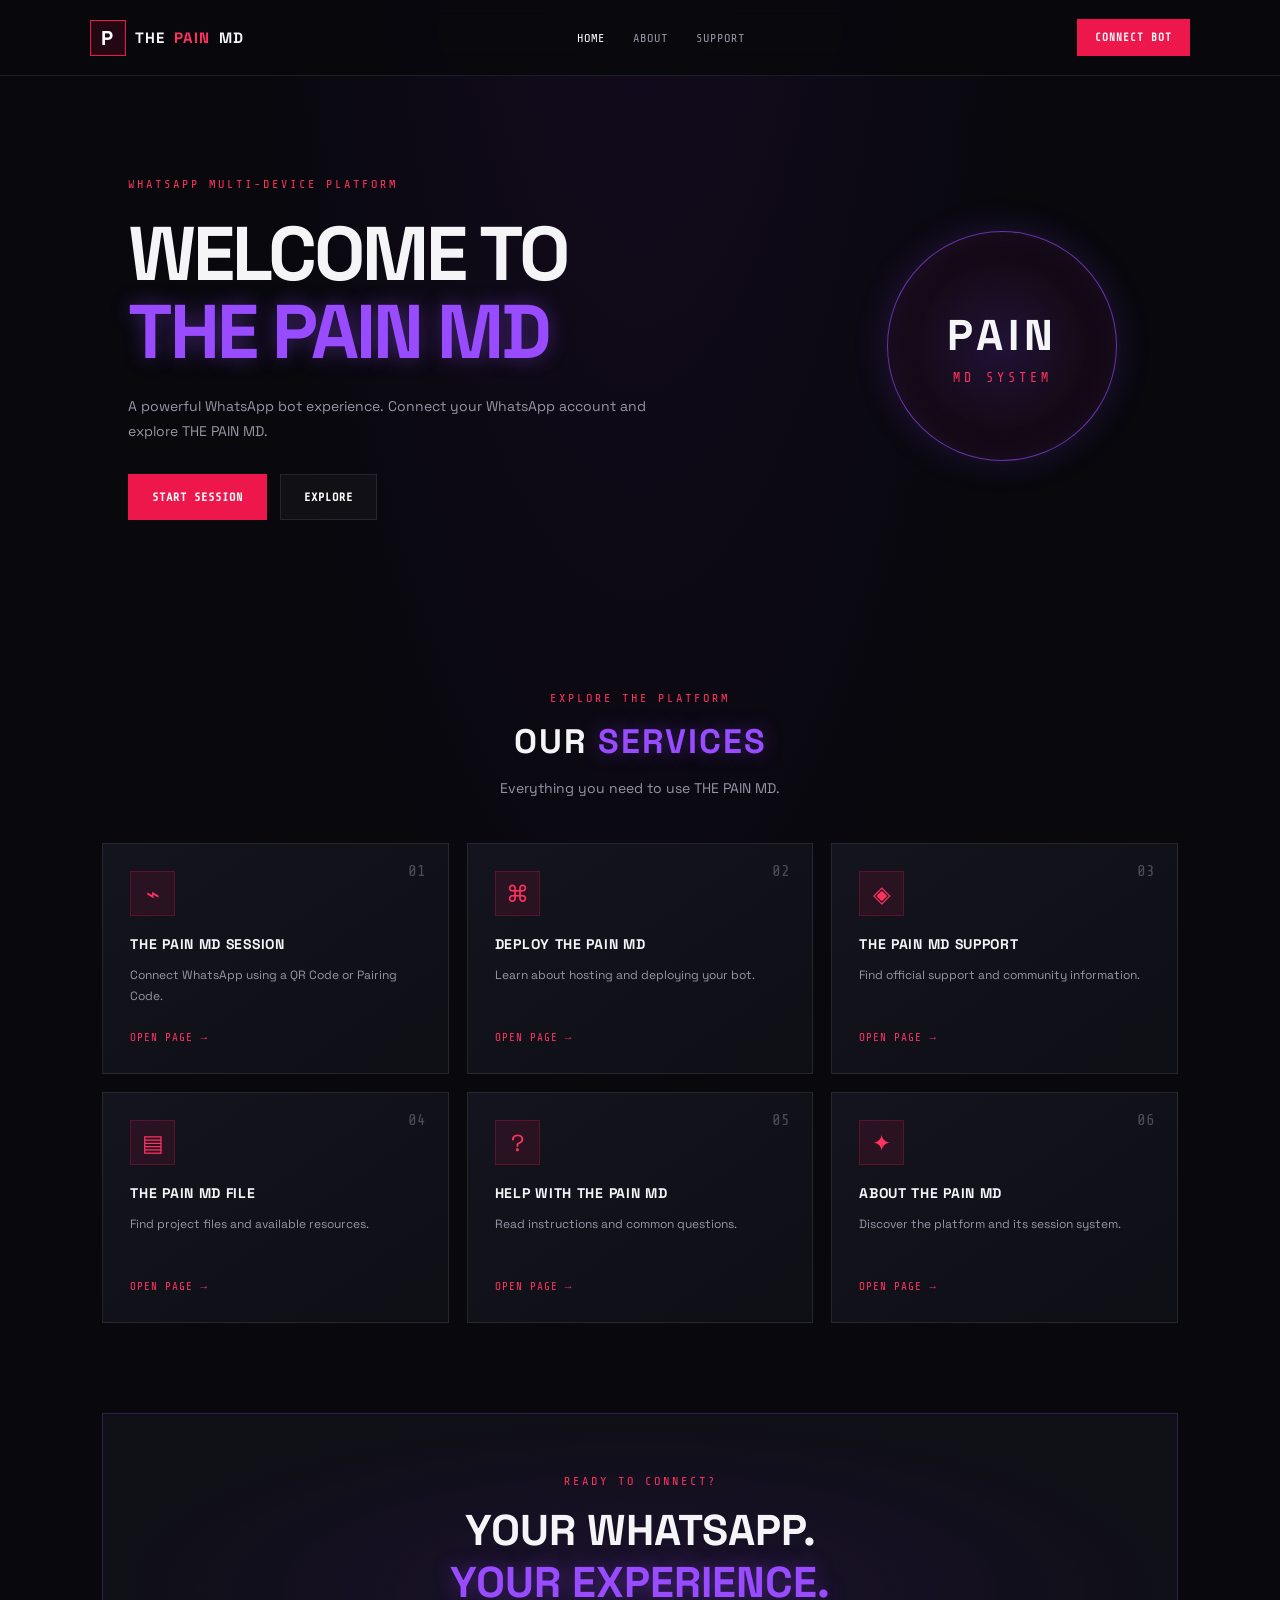
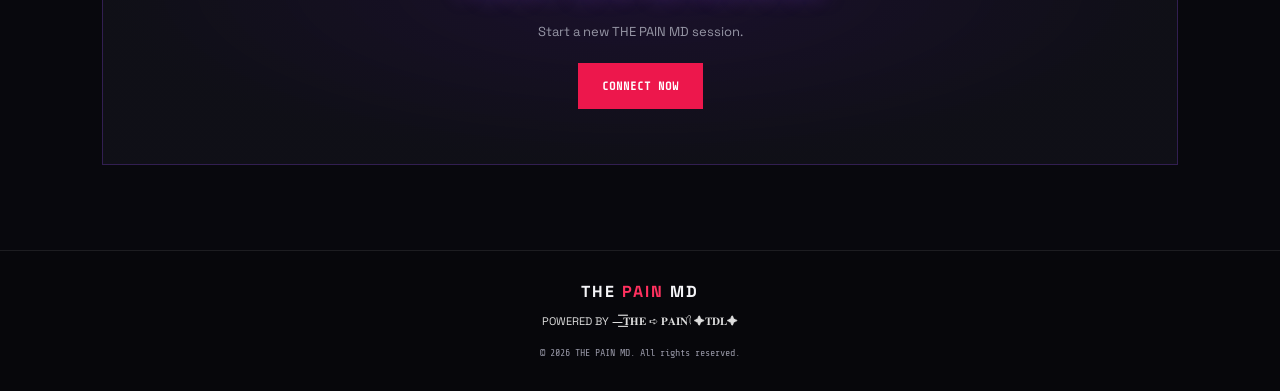
<file: index.html>
<!DOCTYPE html>
<html lang="en">
<head>
  <meta charset="UTF-8">
  <meta name="viewport" content="width=device-width, initial-scale=1.0">
  <meta name="theme-color" content="#08080d">
  <meta name="description" content="THE PAIN MD WhatsApp Multi-Device Platform">
  <title>THE PAIN MD | Home</title>
  <link rel="stylesheet" href="style.css">
  <script src="script.js" defer></script>
</head>
<body>
<header class="navbar">
  <a class="brand" href="index.html">
    <span class="brand-icon">P</span>THE <strong>PAIN</strong> MD
  </a>
  <nav class="nav-links">
    <a class="active" href="index.html">HOME</a>
    <a href="about.html">ABOUT</a>
    <a href="support.html">SUPPORT</a>
  </nav>
  <a class="nav-button" href="session.html">CONNECT BOT</a>
</header>

<main>
  <section class="hero">
    <div class="hero-content">
      <span class="eyebrow">WHATSAPP MULTI-DEVICE PLATFORM</span>
      <h1>WELCOME TO<br><span>THE PAIN MD</span></h1>
      <p>
        A powerful WhatsApp bot experience. Connect your WhatsApp account
        and explore THE PAIN MD.
      </p>
      <div class="hero-actions">
        <a href="session.html" class="primary-button">START SESSION</a>
        <a href="#services" class="secondary-button">EXPLORE</a>
      </div>
    </div>

    <div class="hero-mark">
      <div class="glow-circle">
        <span>PAIN</span>
        <small>MD SYSTEM</small>
      </div>
    </div>
  </section>

  <section class="section" id="services">
    <div class="section-heading">
      <span class="eyebrow">EXPLORE THE PLATFORM</span>
      <h2>OUR <span>SERVICES</span></h2>
      <p>Everything you need to use THE PAIN MD.</p>
    </div>

    <div class="service-grid">
      <a class="service-card" href="session.html">
        <span class="card-number">01</span>
        <div class="service-icon">⌁</div>
        <h3>THE PAIN MD SESSION</h3>
        <p>Connect WhatsApp using a QR Code or Pairing Code.</p>
        <span class="card-link">OPEN PAGE →</span>
      </a>

      <a class="service-card" href="deploy.html">
        <span class="card-number">02</span>
        <div class="service-icon">⌘</div>
        <h3>DEPLOY THE PAIN MD</h3>
        <p>Learn about hosting and deploying your bot.</p>
        <span class="card-link">OPEN PAGE →</span>
      </a>

      <a class="service-card" href="support.html">
        <span class="card-number">03</span>
        <div class="service-icon">◈</div>
        <h3>THE PAIN MD SUPPORT</h3>
        <p>Find official support and community information.</p>
        <span class="card-link">OPEN PAGE →</span>
      </a>

      <a class="service-card" href="files.html">
        <span class="card-number">04</span>
        <div class="service-icon">▤</div>
        <h3>THE PAIN MD FILE</h3>
        <p>Find project files and available resources.</p>
        <span class="card-link">OPEN PAGE →</span>
      </a>

      <a class="service-card" href="help.html">
        <span class="card-number">05</span>
        <div class="service-icon">?</div>
        <h3>HELP WITH THE PAIN MD</h3>
        <p>Read instructions and common questions.</p>
        <span class="card-link">OPEN PAGE →</span>
      </a>

      <a class="service-card" href="about.html">
        <span class="card-number">06</span>
        <div class="service-icon">✦</div>
        <h3>ABOUT THE PAIN MD</h3>
        <p>Discover the platform and its session system.</p>
        <span class="card-link">OPEN PAGE →</span>
      </a>
    </div>
  </section>

  <section class="wide-banner">
    <span class="eyebrow">READY TO CONNECT?</span>
    <h2>YOUR WHATSAPP.<br><span>YOUR EXPERIENCE.</span></h2>
    <p>Start a new THE PAIN MD session.</p>
    <a href="session.html" class="primary-button">CONNECT NOW</a>
  </section>
</main>

<footer class="footer">
  <div class="footer-brand">THE <strong>PAIN</strong> MD</div>
  <p>POWERED BY —͟͟͞͞𝐓𝐇𝐄 ➪ 𝐏𝐀𝐈𝐍 ᭄ ✦𝐓𝐃𝐋✦</p>
  <small>© <span class="current-year"></span> THE PAIN MD. All rights reserved.</small>
</footer>
</body>
</html>
</file>
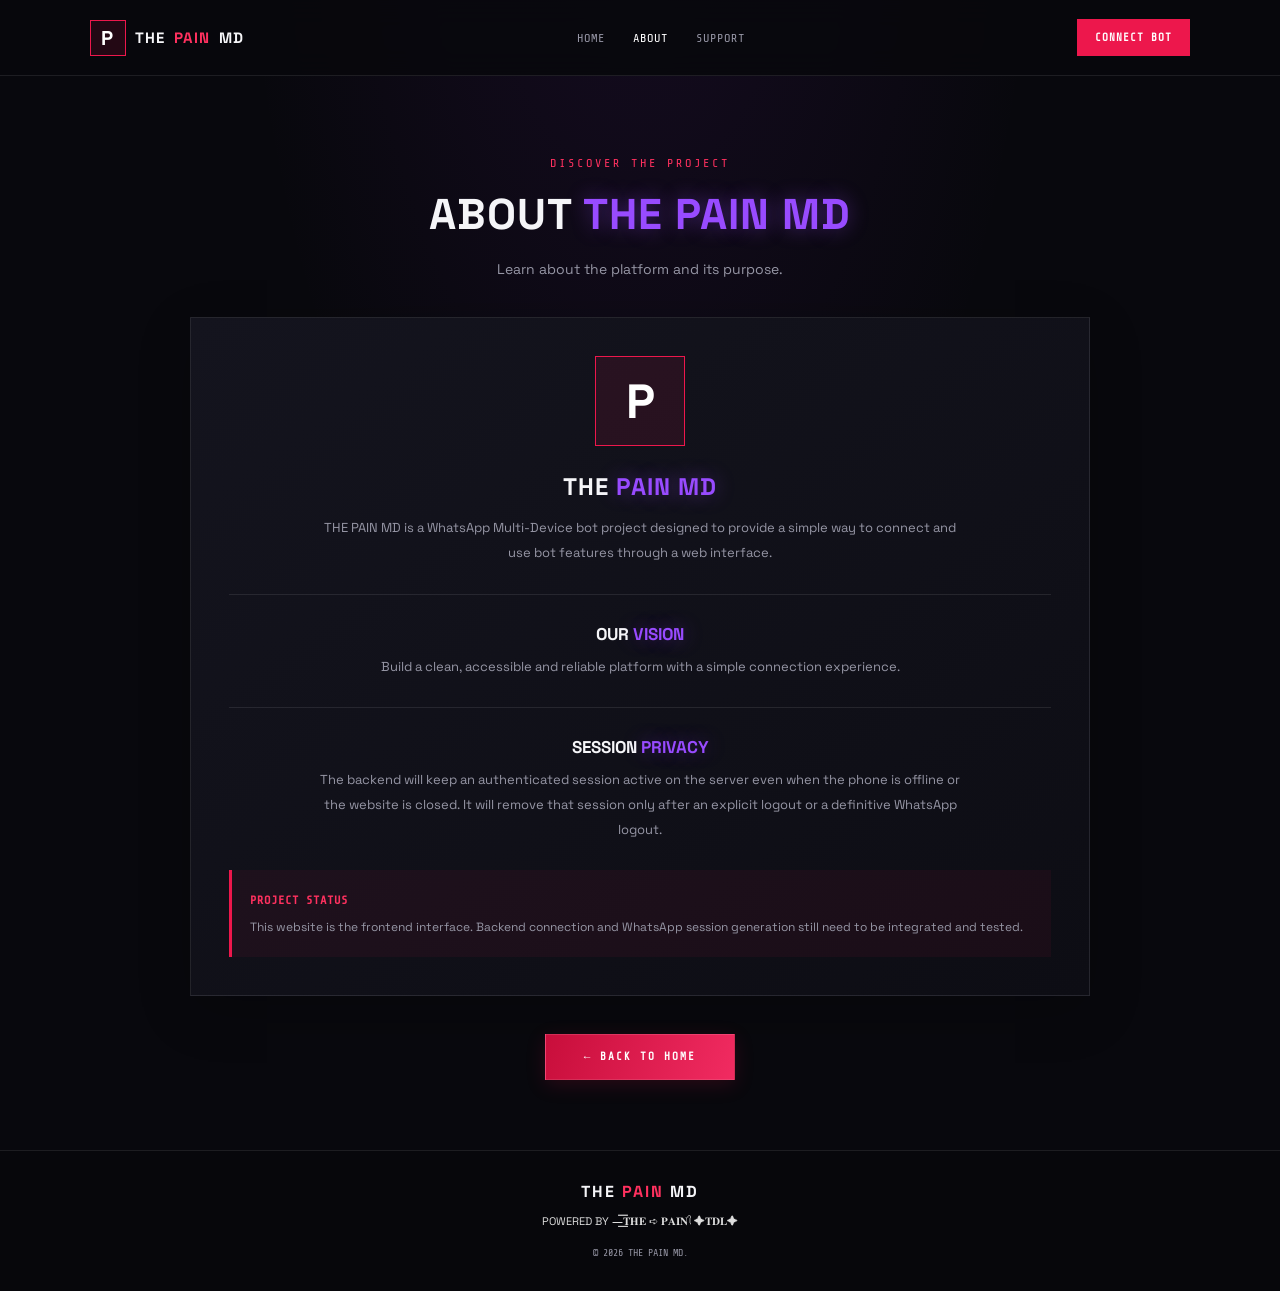
<file: about.html>
<!DOCTYPE html>
<html lang="en">
<head>
  <meta charset="UTF-8">
  <meta name="viewport" content="width=device-width, initial-scale=1.0">
  <meta name="theme-color" content="#08080d">
  <title>THE PAIN MD | About</title>
  <link rel="stylesheet" href="style.css">
  <script src="script.js" defer></script>
</head>
<body>
<header class="navbar">
  <a class="brand" href="index.html">
    <span class="brand-icon">P</span>THE <strong>PAIN</strong> MD
  </a>
  <nav class="nav-links">
    <a href="index.html">HOME</a>
    <a class="active" href="about.html">ABOUT</a>
    <a href="support.html">SUPPORT</a>
  </nav>
  <a class="nav-button" href="session.html">CONNECT BOT</a>
</header>

<main class="page-main">
  <section class="page-heading">
    <span class="eyebrow">DISCOVER THE PROJECT</span>
    <h1>ABOUT <span>THE PAIN MD</span></h1>
    <p>Learn about the platform and its purpose.</p>
  </section>

  <section class="content-panel">
    <div class="about-logo">P</div>
    <h2>THE <span>PAIN MD</span></h2>

    <p>
      THE PAIN MD is a WhatsApp Multi-Device bot project designed
      to provide a simple way to connect and use bot features
      through a web interface.
    </p>

    <div class="about-divider"></div>

    <h3>OUR <span>VISION</span></h3>
    <p>
      Build a clean, accessible and reliable platform
      with a simple connection experience.
    </p>

    <div class="about-divider"></div>

    <h3>SESSION <span>PRIVACY</span></h3>
    <p>
      The backend will keep an authenticated session active on the server
      even when the phone is offline or the website is closed.
      It will remove that session only after an explicit logout
      or a definitive WhatsApp logout.
    </p>

    <div class="notice">
      <strong>PROJECT STATUS</strong>
      <p>
        This website is the frontend interface.
        Backend connection and WhatsApp session generation
        still need to be integrated and tested.
      </p>
    </div>
  </section>

  <a href="index.html" class="back-button">← BACK TO HOME</a>
</main>

<footer class="footer">
  <div class="footer-brand">THE <strong>PAIN</strong> MD</div>
  <p>POWERED BY —͟͟͞͞𝐓𝐇𝐄 ➪ 𝐏𝐀𝐈𝐍 ᭄ ✦𝐓𝐃𝐋✦</p>
  <small>© <span class="current-year"></span> THE PAIN MD.</small>
</footer>
</body>
</html>
</file>
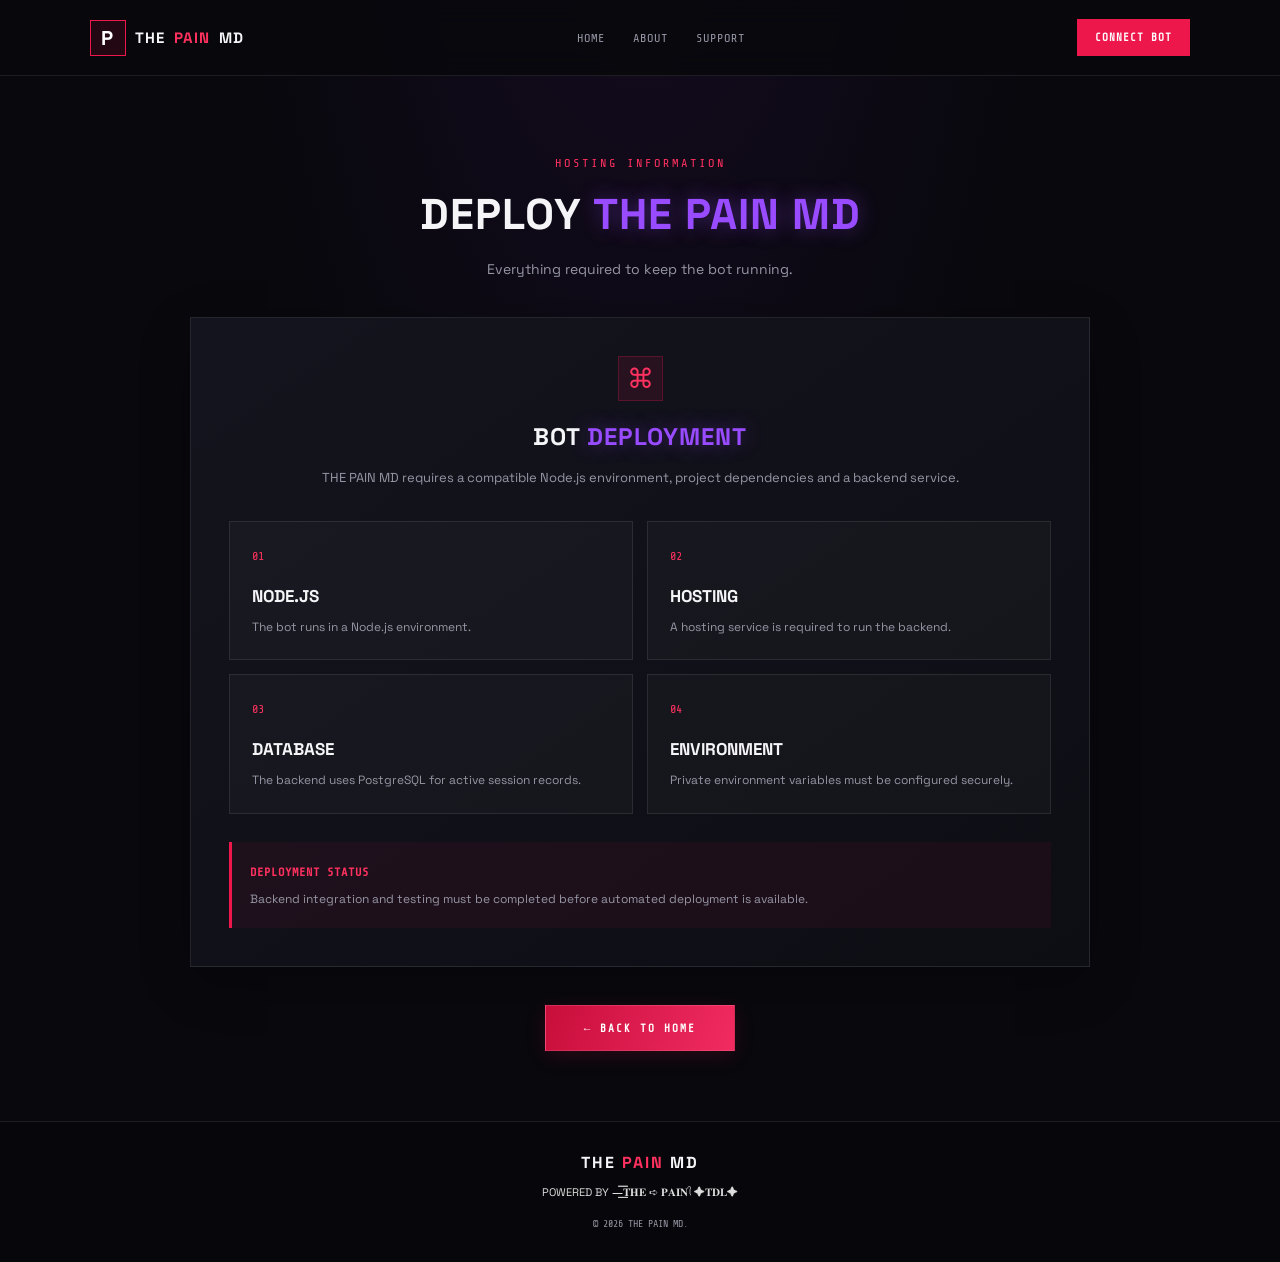
<file: deploy.html>
<!DOCTYPE html>
<html lang="en">
<head>
  <meta charset="UTF-8">
  <meta name="viewport" content="width=device-width, initial-scale=1.0">
  <meta name="theme-color" content="#08080d">
  <title>THE PAIN MD | Deploy</title>
  <link rel="stylesheet" href="style.css">
  <script src="script.js" defer></script>
</head>
<body>
<header class="navbar">
  <a class="brand" href="index.html">
    <span class="brand-icon">P</span>THE <strong>PAIN</strong> MD
  </a>
  <nav class="nav-links">
    <a href="index.html">HOME</a>
    <a href="about.html">ABOUT</a>
    <a href="support.html">SUPPORT</a>
  </nav>
  <a class="nav-button" href="session.html">CONNECT BOT</a>
</header>

<main class="page-main">
  <section class="page-heading">
    <span class="eyebrow">HOSTING INFORMATION</span>
    <h1>DEPLOY <span>THE PAIN MD</span></h1>
    <p>Everything required to keep the bot running.</p>
  </section>

  <section class="content-panel">
    <div class="panel-icon">⌘</div>
    <h2>BOT <span>DEPLOYMENT</span></h2>
    <p>
      THE PAIN MD requires a compatible Node.js environment,
      project dependencies and a backend service.
    </p>

    <div class="info-grid">
      <article class="info-card">
        <span class="info-index">01</span>
        <h3>NODE.JS</h3>
        <p>The bot runs in a Node.js environment.</p>
      </article>

      <article class="info-card">
        <span class="info-index">02</span>
        <h3>HOSTING</h3>
        <p>A hosting service is required to run the backend.</p>
      </article>

      <article class="info-card">
        <span class="info-index">03</span>
        <h3>DATABASE</h3>
        <p>The backend uses PostgreSQL for active session records.</p>
      </article>

      <article class="info-card">
        <span class="info-index">04</span>
        <h3>ENVIRONMENT</h3>
        <p>Private environment variables must be configured securely.</p>
      </article>
    </div>

    <div class="notice">
      <strong>DEPLOYMENT STATUS</strong>
      <p>
        Backend integration and testing must be completed
        before automated deployment is available.
      </p>
    </div>
  </section>

  <a href="index.html" class="back-button">← BACK TO HOME</a>
</main>

<footer class="footer">
  <div class="footer-brand">THE <strong>PAIN</strong> MD</div>
  <p>POWERED BY —͟͟͞͞𝐓𝐇𝐄 ➪ 𝐏𝐀𝐈𝐍 ᭄ ✦𝐓𝐃𝐋✦</p>
  <small>© <span class="current-year"></span> THE PAIN MD.</small>
</footer>
</body>
</html>
</file>
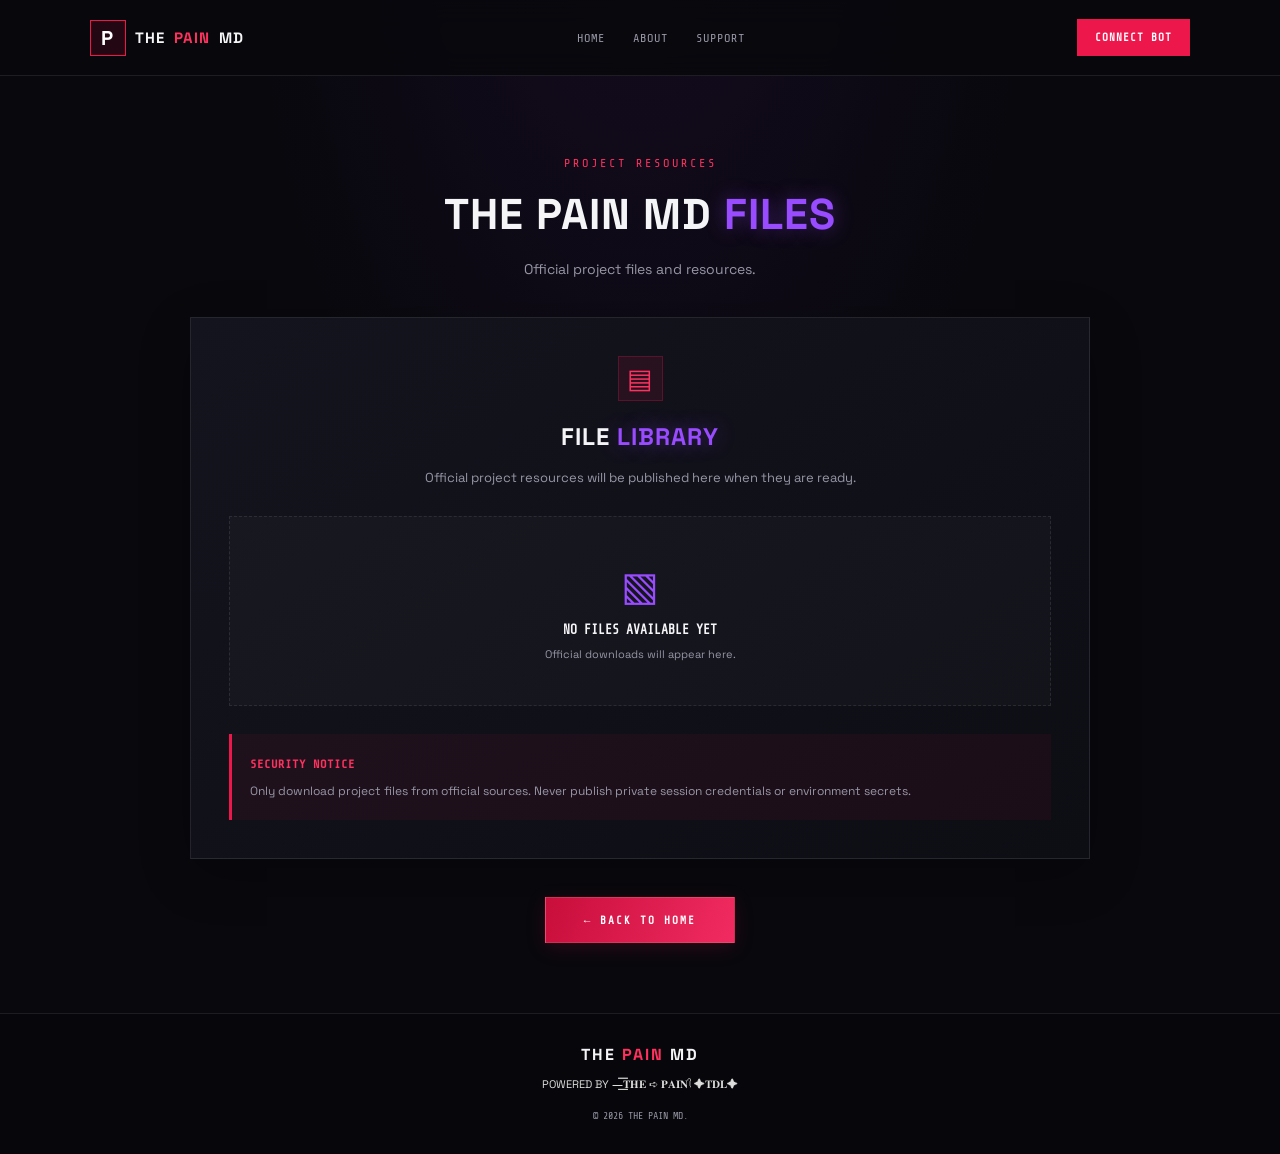
<file: files.html>
<!DOCTYPE html>
<html lang="en">
<head>
  <meta charset="UTF-8">
  <meta name="viewport" content="width=device-width, initial-scale=1.0">
  <meta name="theme-color" content="#08080d">
  <title>THE PAIN MD | Files</title>
  <link rel="stylesheet" href="style.css">
  <script src="script.js" defer></script>
</head>
<body>
<header class="navbar">
  <a class="brand" href="index.html">
    <span class="brand-icon">P</span>THE <strong>PAIN</strong> MD
  </a>
  <nav class="nav-links">
    <a href="index.html">HOME</a>
    <a href="about.html">ABOUT</a>
    <a href="support.html">SUPPORT</a>
  </nav>
  <a class="nav-button" href="session.html">CONNECT BOT</a>
</header>

<main class="page-main">
  <section class="page-heading">
    <span class="eyebrow">PROJECT RESOURCES</span>
    <h1>THE PAIN MD <span>FILES</span></h1>
    <p>Official project files and resources.</p>
  </section>

  <section class="content-panel">
    <div class="panel-icon">▤</div>
    <h2>FILE <span>LIBRARY</span></h2>
    <p>
      Official project resources will be published here
      when they are ready.
    </p>

    <div class="file-placeholder">
      <div class="file-symbol">▧</div>
      <strong>NO FILES AVAILABLE YET</strong>
      <small>Official downloads will appear here.</small>
    </div>

    <div class="notice">
      <strong>SECURITY NOTICE</strong>
      <p>
        Only download project files from official sources.
        Never publish private session credentials or environment secrets.
      </p>
    </div>
  </section>

  <a href="index.html" class="back-button">← BACK TO HOME</a>
</main>

<footer class="footer">
  <div class="footer-brand">THE <strong>PAIN</strong> MD</div>
  <p>POWERED BY —͟͟͞͞𝐓𝐇𝐄 ➪ 𝐏𝐀𝐈𝐍 ᭄ ✦𝐓𝐃𝐋✦</p>
  <small>© <span class="current-year"></span> THE PAIN MD.</small>
</footer>
</body>
</html>
</file>
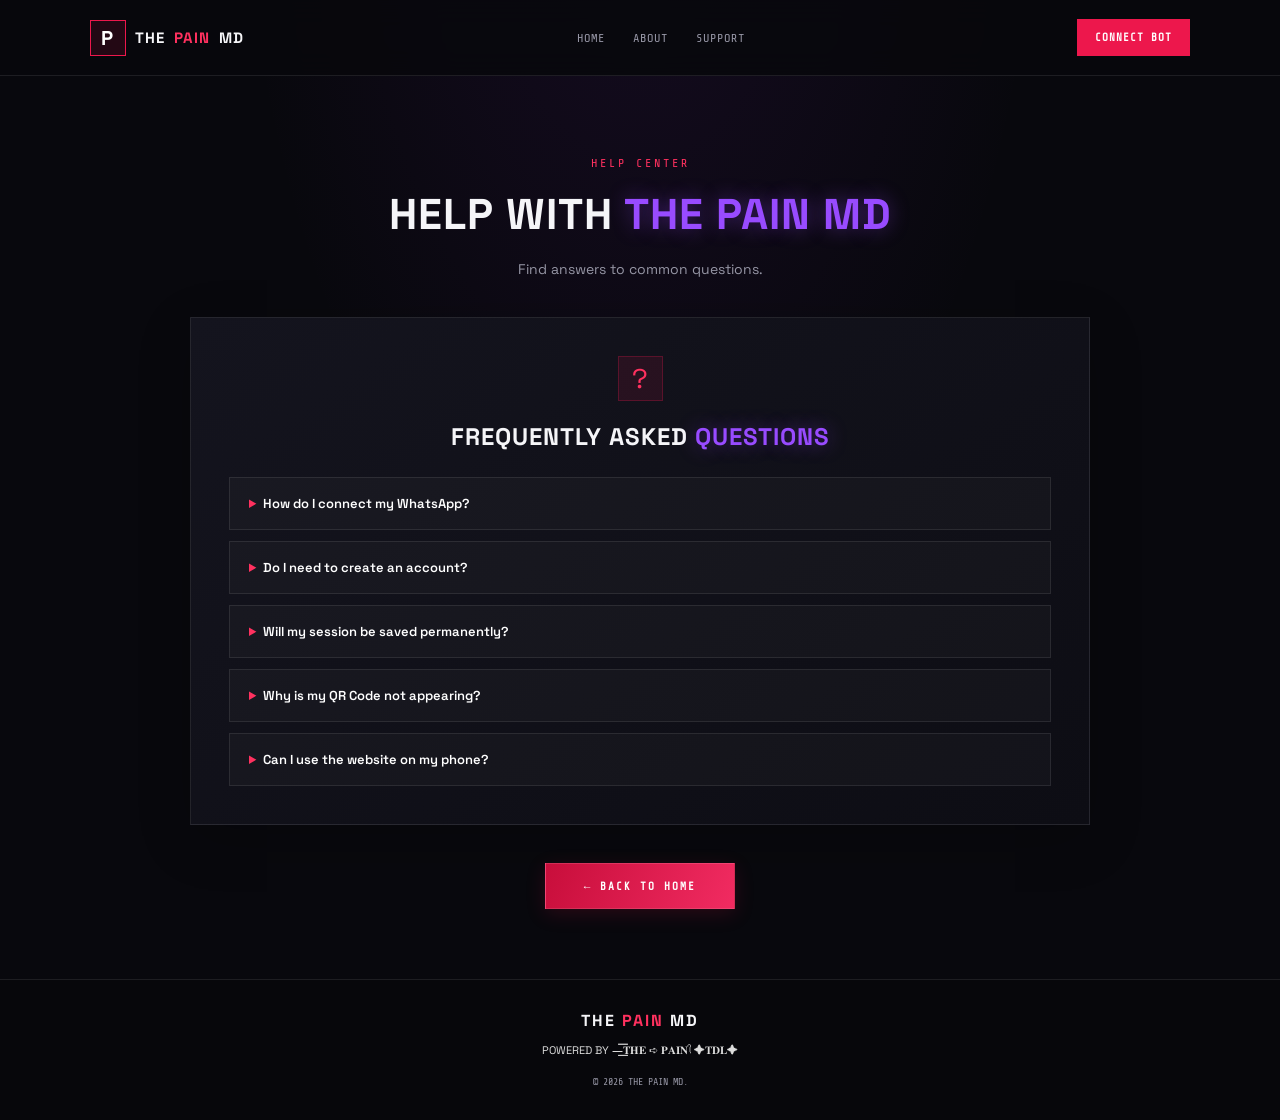
<file: help.html>
<!DOCTYPE html>
<html lang="en">
<head>
  <meta charset="UTF-8">
  <meta name="viewport" content="width=device-width, initial-scale=1.0">
  <meta name="theme-color" content="#08080d">
  <title>THE PAIN MD | Help</title>
  <link rel="stylesheet" href="style.css">
  <script src="script.js" defer></script>
</head>
<body>
<header class="navbar">
  <a class="brand" href="index.html">
    <span class="brand-icon">P</span>THE <strong>PAIN</strong> MD
  </a>
  <nav class="nav-links">
    <a href="index.html">HOME</a>
    <a href="about.html">ABOUT</a>
    <a href="support.html">SUPPORT</a>
  </nav>
  <a class="nav-button" href="session.html">CONNECT BOT</a>
</header>

<main class="page-main">
  <section class="page-heading">
    <span class="eyebrow">HELP CENTER</span>
    <h1>HELP WITH <span>THE PAIN MD</span></h1>
    <p>Find answers to common questions.</p>
  </section>

  <section class="content-panel">
    <div class="panel-icon">?</div>
    <h2>FREQUENTLY ASKED <span>QUESTIONS</span></h2>

    <div class="faq-list">
      <details class="faq-item">
        <summary>How do I connect my WhatsApp?</summary>
        <p>
          Open the Session page, choose QR Code or Pairing Code
          and follow the instructions. Actual connection requires
          the backend service.
        </p>
      </details>

      <details class="faq-item">
        <summary>Do I need to create an account?</summary>
        <p>
          No website account or password is planned for accessing
          the platform.
        </p>
      </details>

      <details class="faq-item">
        <summary>Will my session be saved permanently?</summary>
        <p>
          Closing the website or taking your phone offline does not end
          an active bot session. The server keeps it running and attempts
          to reconnect after temporary network interruptions.
          Authentication data is deleted only after an explicit logout
          or a definitive WhatsApp logout.
        </p>
      </details>

      <details class="faq-item">
        <summary>Why is my QR Code not appearing?</summary>
        <p>
          QR generation requires the backend service.
          The frontend alone cannot create a WhatsApp session.
        </p>
      </details>

      <details class="faq-item">
        <summary>Can I use the website on my phone?</summary>
        <p>
          Yes. The interface is responsive and adapts to mobile screens.
        </p>
      </details>
    </div>
  </section>

  <a href="index.html" class="back-button">← BACK TO HOME</a>
</main>

<footer class="footer">
  <div class="footer-brand">THE <strong>PAIN</strong> MD</div>
  <p>POWERED BY —͟͟͞͞𝐓𝐇𝐄 ➪ 𝐏𝐀𝐈𝐍 ᭄ ✦𝐓𝐃𝐋✦</p>
  <small>© <span class="current-year"></span> THE PAIN MD.</small>
</footer>
</body>
</html>
</file>
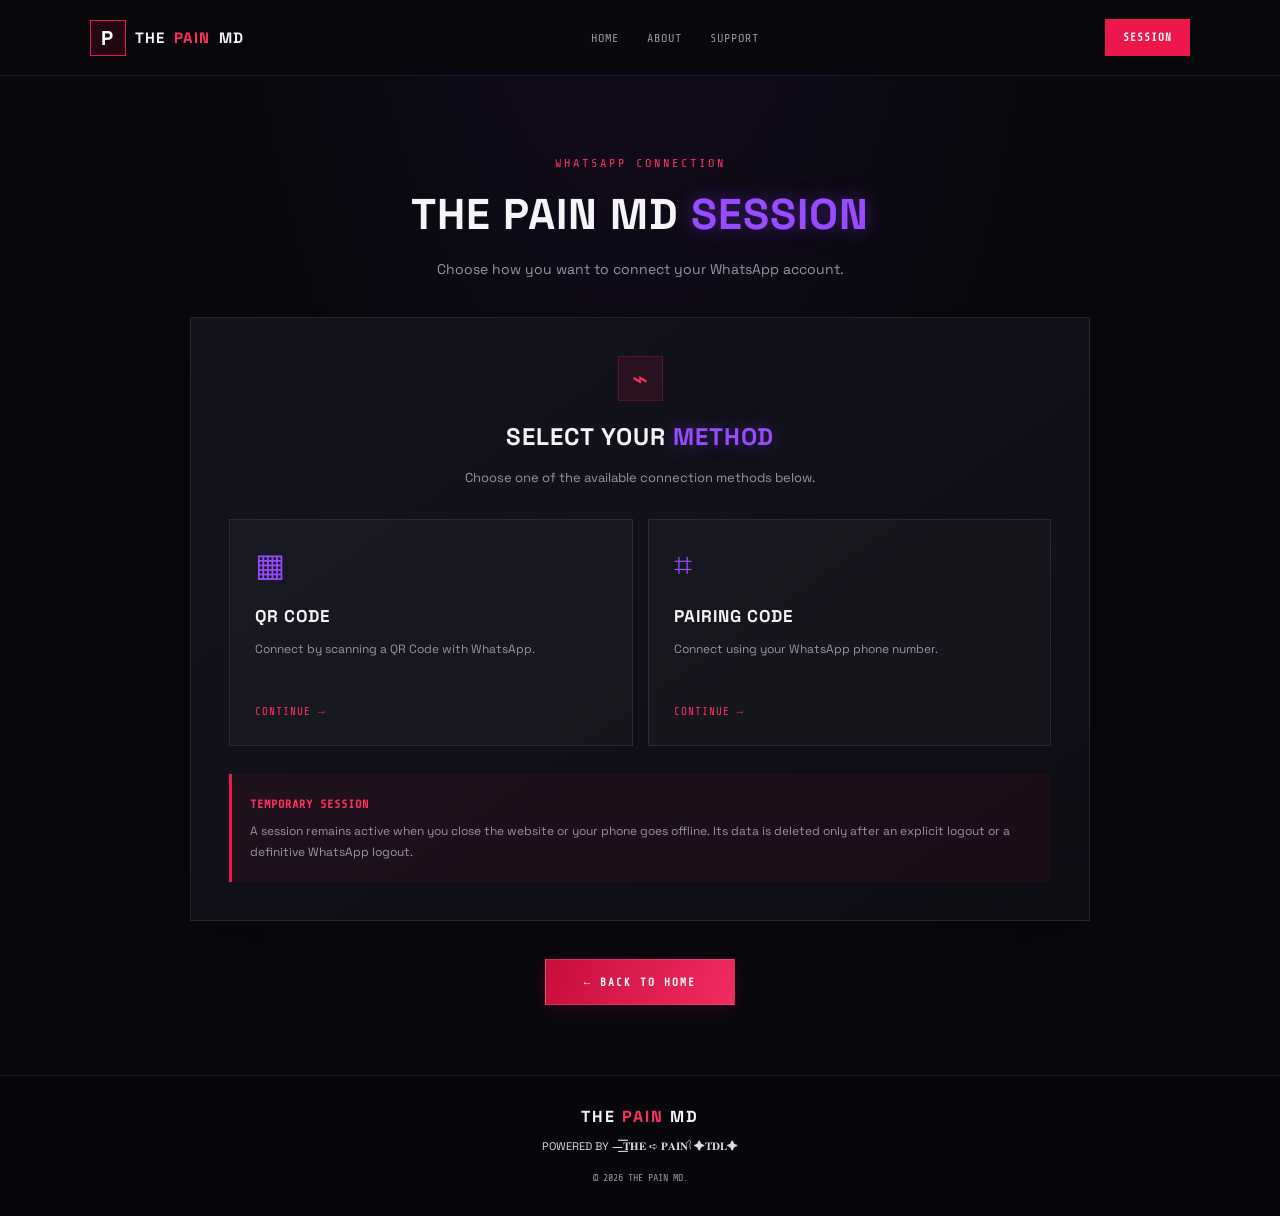
<file: session.html>
<!DOCTYPE html>
<html lang="en">
<head>
  <meta charset="UTF-8">
  <meta name="viewport" content="width=device-width, initial-scale=1.0">
  <meta name="theme-color" content="#08080d">
  <title>THE PAIN MD | Session</title>
  <link rel="stylesheet" href="style.css">
  <script src="script.js" defer></script>
</head>
<body>
<header class="navbar">
  <a class="brand" href="index.html">
    <span class="brand-icon">P</span>THE <strong>PAIN</strong> MD
  </a>
  <nav class="nav-links">
    <a href="index.html">HOME</a>
    <a href="about.html">ABOUT</a>
    <a href="support.html">SUPPORT</a>
  </nav>
  <a class="nav-button" href="session.html">SESSION</a>
</header>

<main class="page-main">
  <section class="page-heading">
    <span class="eyebrow">WHATSAPP CONNECTION</span>
    <h1>THE PAIN MD <span>SESSION</span></h1>
    <p>Choose how you want to connect your WhatsApp account.</p>
  </section>

  <section class="content-panel">
    <div class="panel-icon">⌁</div>
    <h2>SELECT YOUR <span>METHOD</span></h2>
    <p>Choose one of the available connection methods below.</p>

    <div class="method-grid">
      <a class="method-card" href="qr.html">
        <div class="method-icon">▦</div>
        <h3>QR CODE</h3>
        <p>Connect by scanning a QR Code with WhatsApp.</p>
        <span class="card-link">CONTINUE →</span>
      </a>

      <a class="method-card" href="pair.html">
        <div class="method-icon">⌗</div>
        <h3>PAIRING CODE</h3>
        <p>Connect using your WhatsApp phone number.</p>
        <span class="card-link">CONTINUE →</span>
      </a>
    </div>

    <div class="notice">
      <strong>TEMPORARY SESSION</strong>
      <p>
        A session remains active when you close the website or your phone
        goes offline. Its data is deleted only after an explicit logout
        or a definitive WhatsApp logout.
      </p>
    </div>
  </section>

  <a href="index.html" class="back-button">← BACK TO HOME</a>
</main>

<footer class="footer">
  <div class="footer-brand">THE <strong>PAIN</strong> MD</div>
  <p>POWERED BY —͟͟͞͞𝐓𝐇𝐄 ➪ 𝐏𝐀𝐈𝐍 ᭄ ✦𝐓𝐃𝐋✦</p>
  <small>© <span class="current-year"></span> THE PAIN MD.</small>
</footer>
</body>
</html>
</file>
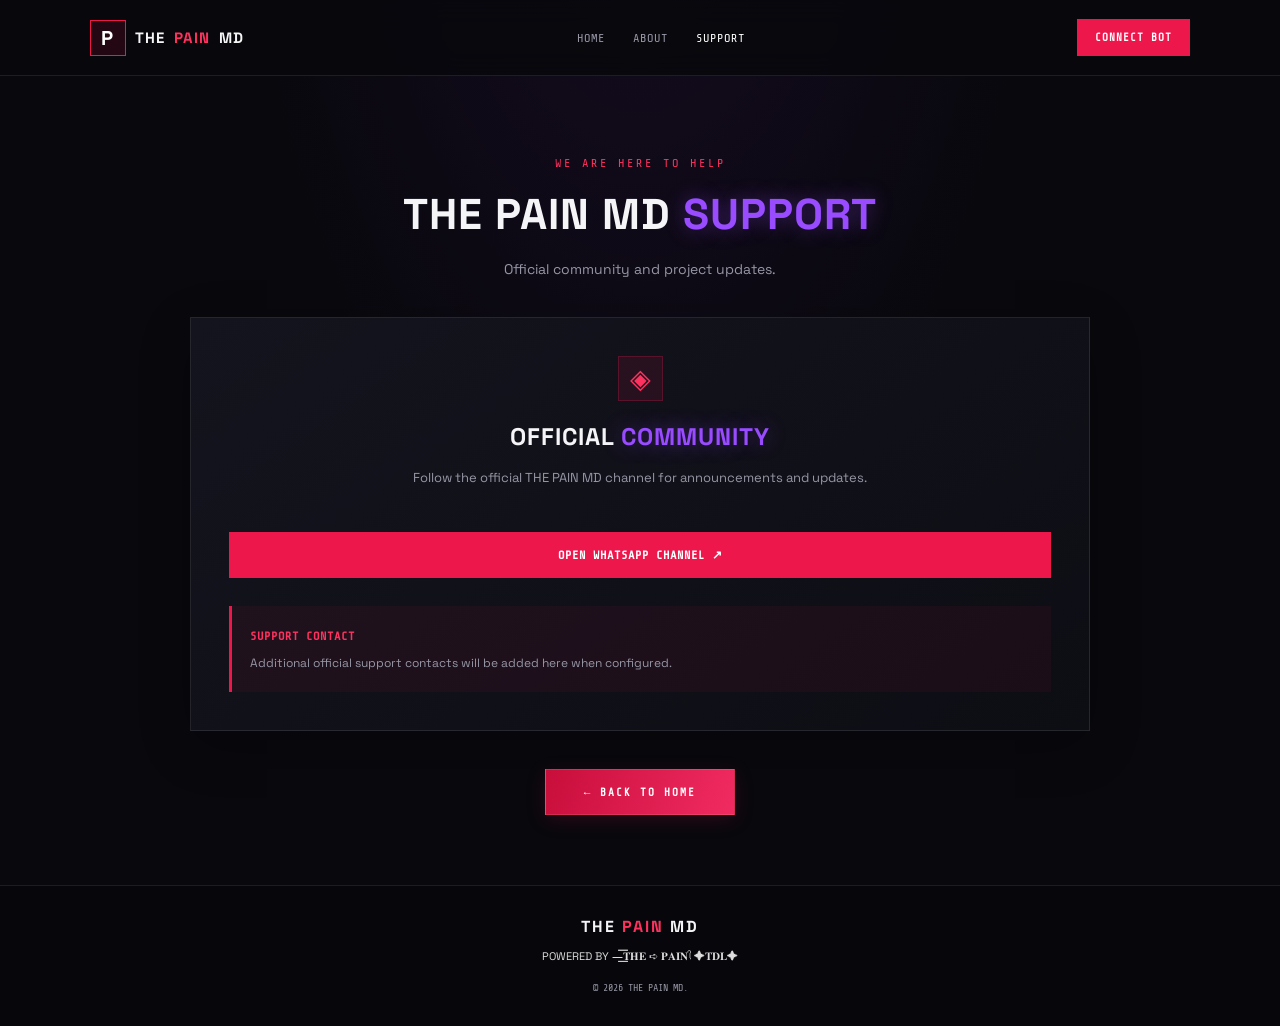
<file: support.html>
<!DOCTYPE html>
<html lang="en">
<head>
  <meta charset="UTF-8">
  <meta name="viewport" content="width=device-width, initial-scale=1.0">
  <meta name="theme-color" content="#08080d">
  <title>THE PAIN MD | Support</title>
  <link rel="stylesheet" href="style.css">
  <script src="script.js" defer></script>
</head>
<body>
<header class="navbar">
  <a class="brand" href="index.html">
    <span class="brand-icon">P</span>THE <strong>PAIN</strong> MD
  </a>
  <nav class="nav-links">
    <a href="index.html">HOME</a>
    <a href="about.html">ABOUT</a>
    <a class="active" href="support.html">SUPPORT</a>
  </nav>
  <a class="nav-button" href="session.html">CONNECT BOT</a>
</header>

<main class="page-main">
  <section class="page-heading">
    <span class="eyebrow">WE ARE HERE TO HELP</span>
    <h1>THE PAIN MD <span>SUPPORT</span></h1>
    <p>Official community and project updates.</p>
  </section>

  <section class="content-panel">
    <div class="panel-icon">◈</div>
    <h2>OFFICIAL <span>COMMUNITY</span></h2>
    <p>
      Follow the official THE PAIN MD channel
      for announcements and updates.
    </p>

    <a
      class="primary-button full-button"
      href="https://whatsapp.com/channel/0029Vb7FTvDICVfgeK27ul2S"
      target="_blank"
      rel="noopener noreferrer">
      OPEN WHATSAPP CHANNEL ↗
    </a>

    <div class="notice">
      <strong>SUPPORT CONTACT</strong>
      <p>
        Additional official support contacts will be added here
        when configured.
      </p>
    </div>
  </section>

  <a href="index.html" class="back-button">← BACK TO HOME</a>
</main>

<footer class="footer">
  <div class="footer-brand">THE <strong>PAIN</strong> MD</div>
  <p>POWERED BY —͟͟͞͞𝐓𝐇𝐄 ➪ 𝐏𝐀𝐈𝐍 ᭄ ✦𝐓𝐃𝐋✦</p>
  <small>© <span class="current-year"></span> THE PAIN MD.</small>
</footer>
</body>
</html>
</file>
<file: style.css>
@import url('https://fonts.googleapis.com/css2?family=Share+Tech+Mono&family=Space+Grotesk:wght@400;500;600;700;800&display=swap');

:root {
  --bg: #08080d;
  --panel: #111119;
  --red: #ed174c;
  --red-light: #ff315f;
  --purple: #984bff;
  --white: #f5f5f8;
  --muted: #9696a5;
  --border: rgba(255,255,255,.09);
  --mono: 'Share Tech Mono', monospace;
  --font: 'Space Grotesk', sans-serif;
}

* {
  margin: 0;
  padding: 0;
  box-sizing: border-box;
}

html {
  scroll-behavior: smooth;
}

body {
  min-height: 100vh;
  background:
    radial-gradient(ellipse at 50% -20%, rgba(120,35,180,.13), transparent 45%),
    var(--bg);
  color: var(--white);
  font-family: var(--font);
  overflow-x: hidden;
}

a {
  color: inherit;
  text-decoration: none;
}

button,
input {
  font: inherit;
}

.navbar {
  min-height: 76px;
  padding: 15px 7%;
  display: flex;
  align-items: center;
  justify-content: space-between;
  gap: 20px;
  border-bottom: 1px solid var(--border);
  background: rgba(8,8,13,.9);
  backdrop-filter: blur(14px);
}

.brand {
  display: flex;
  align-items: center;
  gap: 9px;
  font-size: 15px;
  font-weight: 800;
  letter-spacing: 1px;
}

.brand strong,
.footer-brand strong {
  color: var(--red-light);
}

.brand-icon {
  width: 36px;
  height: 36px;
  display: grid;
  place-items: center;
  border: 1px solid var(--red);
  color: white;
  background: rgba(237,23,76,.12);
  font-size: 20px;
}

.nav-links {
  display: flex;
  gap: 28px;
}

.nav-links a {
  color: var(--muted);
  font-family: var(--mono);
  font-size: 12px;
  letter-spacing: 1px;
  transition: .2s;
}

.nav-links a:hover,
.nav-links a.active {
  color: white;
}

.nav-button {
  padding: 12px 18px;
  background: var(--red);
  color: white;
  font-family: var(--mono);
  font-size: 11px;
  font-weight: bold;
  letter-spacing: 1px;
}

.nav-button:hover,
.primary-button:hover {
  background: var(--red-light);
  box-shadow: 0 0 25px rgba(237,23,76,.4);
  transform: translateY(-2px);
}

.hero {
  min-height: 540px;
  padding: 90px 10%;
  display: flex;
  align-items: center;
  justify-content: space-between;
  gap: 50px;
}

.hero-content {
  max-width: 650px;
}

.eyebrow {
  color: var(--red-light);
  font-family: var(--mono);
  font-size: 12px;
  letter-spacing: 3px;
}

.hero h1 {
  margin: 22px 0;
  font-size: clamp(42px,6vw,76px);
  line-height: 1.03;
  font-weight: 800;
  letter-spacing: -3px;
}

.hero h1 span,
.page-heading h1 span,
.section-heading h2 span,
.wide-banner h2 span,
.content-panel h2 span,
.content-panel h3 span {
  color: var(--purple);
  text-shadow: 0 0 20px rgba(152,75,255,.4);
}

.hero-content > p,
.page-heading > p,
.section-heading > p {
  color: var(--muted);
  line-height: 1.8;
  max-width: 540px;
  font-size: 14px;
}

.hero-actions {
  display: flex;
  flex-wrap: wrap;
  gap: 13px;
  margin-top: 30px;
}

.primary-button,
.secondary-button {
  min-height: 46px;
  padding: 0 23px;
  display: inline-flex;
  align-items: center;
  justify-content: center;
  border: 1px solid transparent;
  font-family: var(--mono);
  font-size: 12px;
  font-weight: bold;
  letter-spacing: 1px;
  cursor: pointer;
  transition: .25s;
}

.primary-button {
  background: var(--red);
  color: white;
}

.secondary-button {
  border-color: var(--border);
  background: rgba(255,255,255,.03);
  color: white;
}

.secondary-button:hover {
  border-color: var(--purple);
}

.hero-mark {
  width: 300px;
  height: 300px;
  flex-shrink: 0;
  display: grid;
  place-items: center;
}

.glow-circle {
  width: 230px;
  height: 230px;
  border: 1px solid rgba(152,75,255,.65);
  border-radius: 50%;
  display: flex;
  flex-direction: column;
  align-items: center;
  justify-content: center;
  background: radial-gradient(circle,rgba(152,75,255,.17),rgba(237,23,76,.04) 65%,transparent);
  box-shadow:
    0 0 35px rgba(152,75,255,.18),
    inset 0 0 35px rgba(152,75,255,.12);
}

.glow-circle span {
  font-size: 43px;
  font-weight: 800;
  letter-spacing: 5px;
}

.glow-circle small {
  margin-top: 7px;
  color: var(--red-light);
  font-family: var(--mono);
  letter-spacing: 4px;
}

.section {
  padding: 70px 8%;
}

.section-heading,
.page-heading {
  text-align: center;
  margin: 0 auto 42px;
}

.section-heading h2 {
  margin: 13px 0;
  font-size: 34px;
  letter-spacing: 2px;
}

.section-heading > p {
  margin: auto;
}

.service-grid {
  display: grid;
  grid-template-columns: repeat(3,minmax(0,1fr));
  gap: 18px;
}

.service-card {
  min-height: 230px;
  padding: 27px;
  position: relative;
  border: 1px solid var(--border);
  background: linear-gradient(145deg,#14141e,#0e0e15);
  transition: .25s;
}

.service-card:hover,
.method-card:hover {
  transform: translateY(-5px);
  border-color: rgba(237,23,76,.65);
  box-shadow: 0 10px 30px rgba(237,23,76,.09);
}

.card-number {
  position: absolute;
  right: 22px;
  top: 18px;
  color: rgba(255,255,255,.25);
  font-family: var(--mono);
}

.service-icon,
.panel-icon {
  width: 45px;
  height: 45px;
  display: grid;
  place-items: center;
  margin-bottom: 19px;
  color: var(--red-light);
  background: rgba(237,23,76,.1);
  border: 1px solid rgba(237,23,76,.25);
  font-size: 23px;
}

.service-card h3 {
  font-size: 14px;
  letter-spacing: .7px;
}

.service-card p {
  min-height: 42px;
  margin: 12px 0 18px;
  color: var(--muted);
  font-size: 12px;
  line-height: 1.7;
}

.card-link {
  display: inline-block;
  color: var(--red-light);
  font-family: var(--mono);
  font-size: 11px;
  letter-spacing: 1px;
}

.wide-banner {
  margin: 20px 8% 85px;
  padding: 55px 25px;
  text-align: center;
  border: 1px solid rgba(152,75,255,.25);
  background: radial-gradient(ellipse at center,rgba(152,75,255,.13),rgba(17,17,25,.8) 70%);
}

.wide-banner h2 {
  margin: 15px 0;
  font-size: clamp(28px,4vw,43px);
  line-height: 1.2;
}

.wide-banner p {
  margin-bottom: 23px;
  color: var(--muted);
  font-size: 13px;
}

.page-main {
  width: min(900px,90%);
  margin: auto;
  padding: 75px 0 65px;
  min-height: calc(100vh - 190px);
}

.page-heading {
  margin-bottom: 35px;
}

.page-heading h1 {
  margin: 15px 0;
  font-size: clamp(29px,5vw,43px);
  letter-spacing: 1px;
}

.page-heading > p {
  margin: auto;
}

.content-panel,
.session-panel {
  padding: 38px;
  border: 1px solid var(--border);
  background: linear-gradient(145deg,#14141e,#0d0d14);
  box-shadow: 0 15px 50px rgba(0,0,0,.2);
}

.content-panel {
  text-align: center;
}

.panel-icon {
  margin: 0 auto 20px;
  font-size: 27px;
}

.content-panel h2,
.session-panel h2 {
  margin-bottom: 14px;
  font-size: 24px;
  letter-spacing: 1px;
}

.content-panel > p,
.session-panel > p {
  max-width: 650px;
  margin: 0 auto 25px;
  color: var(--muted);
  font-size: 13px;
  line-height: 1.9;
}

.method-grid {
  display: grid;
  grid-template-columns: repeat(2,minmax(0,1fr));
  gap: 15px;
  margin-top: 28px;
  text-align: left;
}

.method-card {
  padding: 25px;
  border: 1px solid var(--border);
  background: rgba(255,255,255,.025);
  transition: .25s;
}

.method-icon {
  margin-bottom: 14px;
  color: var(--purple);
  font-size: 32px;
}

.method-card h3 {
  font-size: 15px;
  letter-spacing: 1px;
}

.method-card p {
  min-height: 48px;
  margin: 12px 0;
  color: var(--muted);
  font-size: 12px;
  line-height: 1.7;
}

.info-grid {
  display: grid;
  grid-template-columns: repeat(2,minmax(0,1fr));
  gap: 14px;
  margin-top: 30px;
  text-align: left;
}

.info-card {
  padding: 22px;
  border: 1px solid var(--border);
  background: rgba(255,255,255,.025);
}

.info-index {
  color: var(--red-light);
  font-family: var(--mono);
  font-size: 12px;
}

.info-card h3 {
  margin: 12px 0 7px;
  font-size: 14px;
}

.info-card p {
  color: var(--muted);
  font-size: 12px;
  line-height: 1.7;
}

.notice {
  margin-top: 28px;
  padding: 18px;
  text-align: left;
  border-left: 3px solid var(--red);
  background: rgba(237,23,76,.06);
}

.notice strong {
  color: var(--red-light);
  font-family: var(--mono);
  font-size: 12px;
  letter-spacing: 1px;
}

.notice p {
  margin-top: 8px;
  color: var(--muted);
  font-size: 12px;
  line-height: 1.8;
}

.session-panel {
  max-width: 650px;
  margin: auto;
}

.center-text {
  text-align: center;
}

#pairing-form {
  text-align: left;
}

#pairing-form label {
  display: block;
  margin-bottom: 9px;
  color: var(--red-light);
  font-family: var(--mono);
  font-size: 11px;
  letter-spacing: 1px;
}

#pairing-form input {
  width: 100%;
  height: 48px;
  padding: 0 15px;
  outline: none;
  color: white;
  border: 1px solid var(--border);
  background: #090910;
  font-family: var(--mono);
  font-size: 14px;
}

#pairing-form input:focus {
  border-color: var(--purple);
}

.full-button {
  width: 100%;
  margin-top: 16px;
}

.qr-placeholder {
  width: 230px;
  height: 230px;
  margin: 20px auto;
  display: flex;
  flex-direction: column;
  align-items: center;
  justify-content: center;
  gap: 8px;
  border: 1px dashed rgba(152,75,255,.55);
  background: rgba(152,75,255,.04);
  overflow: hidden;
}

.qr-placeholder span {
  color: var(--purple);
  font-size: 48px;
  font-weight: 800;
}

.qr-placeholder small {
  color: var(--muted);
  font-family: var(--mono);
  font-size: 9px;
  letter-spacing: 1px;
  text-align: center;
}

.qr-image {
  width: 100%;
  height: 100%;
  object-fit: contain;
  padding: 8px;
  background: white;
}

.result-box {
  margin-top: 25px;
  padding: 20px;
  border: 1px dashed rgba(152,75,255,.45);
  background: rgba(152,75,255,.05);
  display: flex;
  flex-direction: column;
  gap: 9px;
  text-align: center;
}

.result-label {
  color: var(--purple);
  font-family: var(--mono);
  font-size: 11px;
  letter-spacing: 2px;
}

.result-box strong {
  font-family: var(--mono);
  font-size: 23px;
  letter-spacing: 3px;
}

.result-box small {
  color: var(--muted);
  font-size: 11px;
}

.instruction {
  margin-top: 23px;
  text-align: left;
}

.instruction strong {
  color: var(--red-light);
  font-family: var(--mono);
  font-size: 11px;
  letter-spacing: 1px;
}

.instruction p {
  margin-top: 8px;
  color: var(--muted);
  font-size: 12px;
  line-height: 1.8;
}

.connection-status {
  display: flex;
  align-items: center;
  justify-content: center;
  gap: 10px;
  margin-top: 28px;
  color: var(--muted);
  font-family: var(--mono);
  font-size: 10px;
  letter-spacing: 1px;
  text-align: center;
}

.status-dot {
  width: 8px;
  height: 8px;
  flex-shrink: 0;
  border-radius: 50%;
  background: #e5a52c;
}

.status-dot.online {
  background: #35d07f;
}

.status-dot.error {
  background: var(--red);
}

.faq-list {
  display: grid;
  gap: 11px;
  margin-top: 25px;
  text-align: left;
}

.faq-item {
  padding: 17px 19px;
  border: 1px solid var(--border);
  background: rgba(255,255,255,.025);
}

.faq-item summary {
  color: white;
  cursor: pointer;
  font-size: 13px;
  font-weight: 600;
}

.faq-item summary::marker {
  color: var(--red-light);
}

.faq-item p {
  padding-top: 13px;
  color: var(--muted);
  font-size: 12px;
  line-height: 1.8;
}

.file-placeholder {
  min-height: 190px;
  margin-top: 25px;
  display: flex;
  flex-direction: column;
  justify-content: center;
  align-items: center;
  gap: 10px;
  border: 1px dashed var(--border);
  background: rgba(255,255,255,.02);
}

.file-symbol {
  color: var(--purple);
  font-size: 40px;
}

.file-placeholder strong {
  font-family: var(--mono);
  font-size: 13px;
}

.file-placeholder small {
  color: var(--muted);
  font-size: 11px;
}

.about-logo {
  width: 90px;
  height: 90px;
  display: grid;
  place-items: center;
  margin: 0 auto 25px;
  border: 1px solid var(--red);
  background: rgba(237,23,76,.1);
  color: white;
  font-size: 48px;
  font-weight: 800;
}

.content-panel h3 {
  margin: 20px 0 10px;
  font-size: 17px;
}

.about-divider {
  height: 1px;
  margin: 28px 0;
  background: var(--border);
}

.back-button {
  width: 190px;
  min-height: 46px;
  margin: 38px auto 5px;
  display: flex;
  justify-content: center;
  align-items: center;
  color: white;
  background: linear-gradient(110deg,#c80e3b,#f12b61);
  border: 1px solid rgba(255,255,255,.12);
  font-family: var(--mono);
  font-size: 11px;
  font-weight: 800;
  letter-spacing: 2px;
  transition: .25s;
  box-shadow: 0 5px 20px rgba(237,23,76,.15);
}

.back-button:hover {
  transform: translateY(-3px);
  box-shadow: 0 8px 25px rgba(237,23,76,.35);
}

.footer {
  padding: 30px 15px;
  text-align: center;
  border-top: 1px solid var(--border);
  background: #07070b;
}

.footer-brand {
  font-size: 16px;
  font-weight: 800;
  letter-spacing: 2px;
}

.footer p {
  margin: 12px 0;
  color: #ddd;
  font-size: 11px;
}

.footer small {
  color: var(--muted);
  font-family: var(--mono);
  font-size: 10px;
}

@media (max-width:850px) {
  .navbar {
    padding: 14px 5%;
  }

  .nav-links {
    gap: 15px;
  }

  .hero {
    padding: 75px 7%;
  }

  .hero-mark {
    width: 220px;
    height: 220px;
  }

  .glow-circle {
    width: 190px;
    height: 190px;
  }

  .service-grid {
    grid-template-columns: repeat(2,minmax(0,1fr));
  }
}

@media (max-width:600px) {
  .navbar {
    min-height: auto;
    flex-wrap: wrap;
    gap: 13px;
  }

  .brand {
    font-size: 13px;
  }

  .nav-links {
    order: 3;
    width: 100%;
    justify-content: center;
    padding-top: 9px;
    border-top: 1px solid var(--border);
  }

  .nav-links a {
    font-size: 10px;
  }

  .nav-button {
    padding: 10px 12px;
    font-size: 10px;
  }

  .hero {
    min-height: auto;
    padding: 70px 7% 55px;
    text-align: center;
    justify-content: center;
  }

  .hero-content > p {
    margin: auto;
  }

  .hero-actions {
    justify-content: center;
  }

  .hero-mark {
    display: none;
  }

  .hero h1 {
    font-size: 43px;
    letter-spacing: -2px;
  }

  .section {
    padding: 55px 6%;
  }

  .section-heading h2 {
    font-size: 28px;
  }

  .service-grid {
    grid-template-columns: repeat(2,minmax(0,1fr));
    gap: 11px;
  }

  .service-card {
    min-height: 210px;
    padding: 17px 13px;
  }

  .service-card h3 {
    font-size: 11px;
  }

  .service-card p {
    font-size: 10px;
  }

  .wide-banner {
    margin: 10px 6% 60px;
    padding: 40px 17px;
  }

  .page-main {
    width: 92%;
    padding-top: 55px;
  }

  .content-panel,
  .session-panel {
    padding: 23px 17px;
  }

  .page-heading h1 {
    font-size: 30px;
  }

  .info-grid {
    grid-template-columns: 1fr;
  }

  .method-grid {
    grid-template-columns: 1fr;
  }

  .back-button {
    width: 100%;
    max-width: 260px;
  }
}

@media (max-width:360px) {
  .service-grid {
    grid-template-columns: 1fr;
  }

  .hero h1 {
    font-size: 36px;
  }
}

[hidden] {
  display: none !important;
}
</file>
